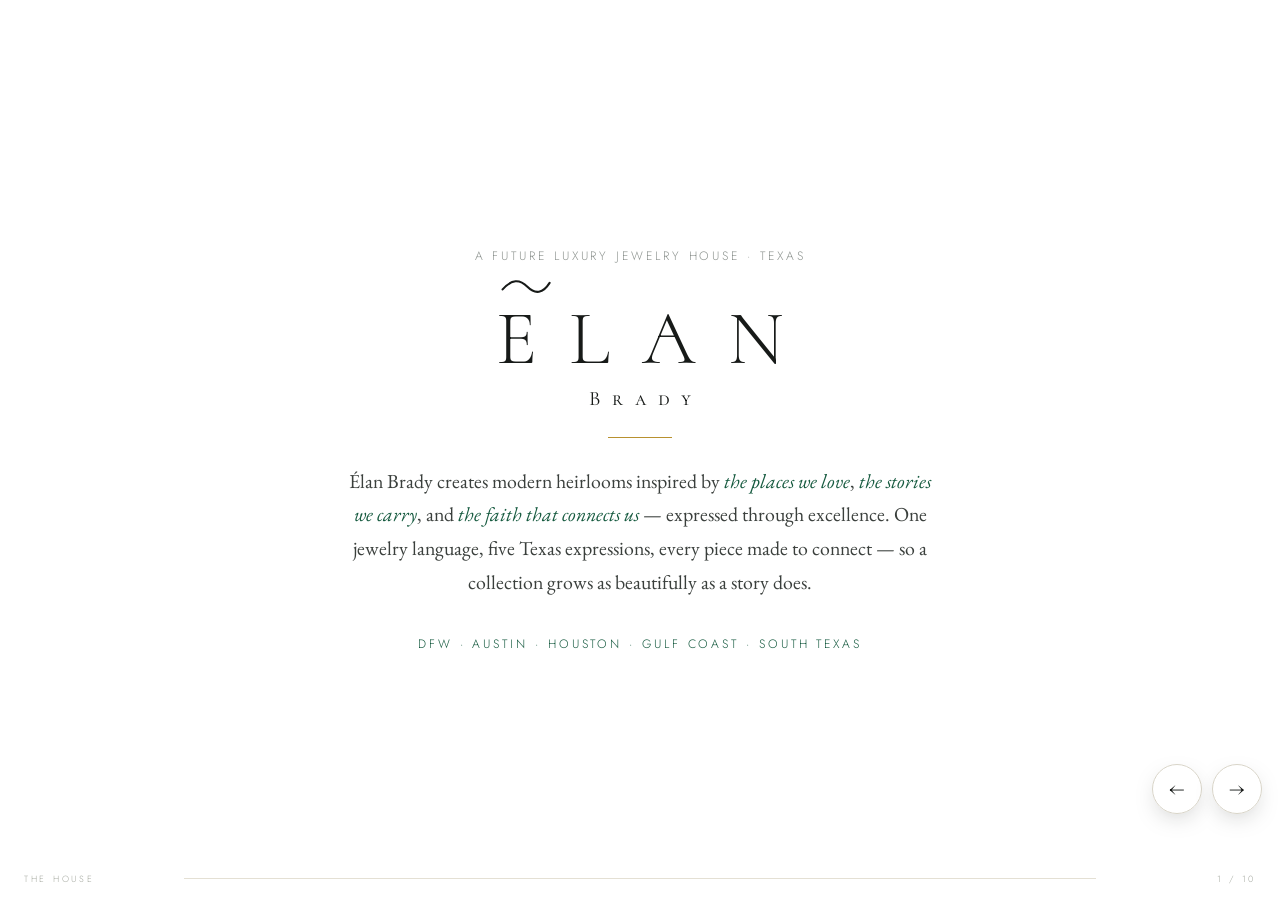
<file: elan-brady/index.html>
<!DOCTYPE html>
<html lang="en">
<head>
<meta charset="UTF-8">
<meta name="viewport" content="width=device-width, initial-scale=1.0, viewport-fit=cover">
<title>Élan Brady — The Vision</title>
<meta name="description" content="Élan Brady — a Texas luxury jewelry house of modern heirlooms, one connected jewelry language, five regional expressions.">
<link rel="preconnect" href="https://fonts.googleapis.com">
<link rel="preconnect" href="https://fonts.gstatic.com" crossorigin>
<link href="https://fonts.googleapis.com/css2?family=Cormorant:ital,wght@0,300;0,400;0,500;1,300;1,400&family=Cormorant+SC:wght@300;400;500&family=EB+Garamond:ital,wght@0,400;0,500;1,400&family=Jost:wght@200;300;400&display=swap" rel="stylesheet">
<style>
:root{
  --canvas:#FFFFFF; --sand:#F4F1EA; --ink:#171A18;
  --blue-08:rgba(181,208,226,.28); --blue-16:rgba(181,208,226,.55); --blue:#B5D0E2;
  --green:#175B40; --aqua:#7FC4BD; --aqua-deep:#4FA69E; --gold:#B8912F;
  --deepgreen:#1C2D20; --door:#1E3A31;
}
*{margin:0;padding:0;box-sizing:border-box}
html,body{height:100%;overflow:hidden;background:#000;color:var(--ink);
  font-family:'EB Garamond',serif;-webkit-font-smoothing:antialiased;
  touch-action:manipulation;-webkit-tap-highlight-color:transparent;user-select:none}
button{font:inherit;background:none;border:none;cursor:pointer;color:inherit}
img{display:block}

.deck{position:fixed;inset:0;background:var(--canvas)}
.slide{position:absolute;inset:0;display:flex;align-items:center;justify-content:center;
  opacity:0;visibility:hidden;transition:opacity 1s ease, visibility 0s linear 1s;
  padding:6vh 7vw;overflow:hidden;background:var(--canvas);cursor:pointer}
.slide.active{opacity:1;visibility:visible;transition:opacity 1s ease;z-index:2}
.inner{max-width:1100px;width:100%;position:relative;z-index:3}

.slide .st{opacity:0;transform:translateY(14px);
  transition:opacity 1s cubic-bezier(.2,.6,.2,1),transform 1s cubic-bezier(.2,.6,.2,1)}
.slide.active .st{opacity:1;transform:none}
.slide.active .d1{transition-delay:.15s}.slide.active .d2{transition-delay:.5s}
.slide.active .d3{transition-delay:.9s}.slide.active .d4{transition-delay:1.3s}
.slide.active .d5{transition-delay:1.75s}.slide.active .d6{transition-delay:2.2s}
.slide.active .d7{transition-delay:2.65s}.slide.active .d8{transition-delay:3.1s}

.eyebrow{font-family:'Jost',sans-serif;font-weight:300;font-size:clamp(10px,1.05vw,13px);
  letter-spacing:.42em;text-transform:uppercase;color:var(--green);margin-bottom:3vh}
.eyebrow .n{color:var(--gold)}
h1,h2{font-family:'Cormorant',serif;font-weight:300;line-height:1.12}
h1{font-size:clamp(32px,5.4vw,72px)}
h2{font-size:clamp(26px,4vw,54px)}
.big-i{font-style:italic}
.lede{font-size:clamp(15px,1.45vw,20px);line-height:1.7;max-width:60ch;color:#3a3f3c}
.quiet{font-family:'Jost',sans-serif;font-weight:300;font-size:clamp(9.5px,.95vw,12.5px);
  letter-spacing:.24em;text-transform:uppercase;color:#8d938f}
.hair{height:1px;background:var(--gold);width:64px;margin:3vh 0;opacity:.85}
.center{text-align:center}
.center .hair,.center .lede{margin-left:auto;margin-right:auto}

/* photo treatments */
.ph{position:relative;overflow:hidden;border-radius:10px;background:var(--sand)}
.ph img{width:100%;height:100%;object-fit:cover}
.ph .cap{position:absolute;left:0;right:0;bottom:0;padding:26px 20px 12px;
  background:linear-gradient(180deg,transparent,rgba(12,14,12,.55));
  color:rgba(255,255,255,.92);font-family:'Jost',sans-serif;font-weight:300;
  font-size:10px;letter-spacing:.26em;text-transform:uppercase;text-align:center}
.frame{border:1px solid #e6e2d6;border-radius:10px;overflow:hidden;background:#fff;
  box-shadow:0 22px 60px -30px rgba(23,26,24,.35)}
.frame img{width:100%;height:auto}

/* wordmark */
.wordmark{display:inline-block;text-align:center;line-height:1}
.wordmark .elan{font-family:'Cormorant',serif;font-weight:300;letter-spacing:.42em;
  font-size:clamp(38px,6vw,82px);display:inline-block;position:relative;padding-left:.42em}
.wordmark .elan .e{position:relative;display:inline-block}
.wordmark .elan .e svg{position:absolute;top:-.34em;left:.06em;width:.68em;height:.3em;overflow:visible}
.wordmark .brady{font-family:'Cormorant SC',serif;font-weight:400;letter-spacing:.58em;
  font-size:clamp(12px,1.6vw,21px);display:block;margin-top:.55em;padding-left:.58em}
.wordmark .atelier{font-family:'Jost',sans-serif;font-weight:200;letter-spacing:.6em;
  font-size:clamp(8px,.85vw,11px);display:block;margin-top:1.4em;padding-left:.6em;color:#6d736f}
.wordmark.on-dark{color:#fff}.wordmark.on-dark .atelier{color:rgba(255,255,255,.6)}

/* =========== LINE SLIDES — real photography =========== */
.line-slide{padding:0}
.line-wrap{display:grid;grid-template-columns:46% 54%;position:absolute;inset:0}
.line-field{position:relative;overflow:hidden;background:#101512}
.line-field img{position:absolute;inset:0;width:100%;height:100%;object-fit:cover;
  transform:scale(1.06)}
.slide.active .line-field img{animation:kb 26s ease-in-out infinite alternate}
@keyframes kb{from{transform:scale(1.06) translateY(0)}to{transform:scale(1.12) translateY(-1.5%)}}
.line-field::after{content:"";position:absolute;inset:0;z-index:1;
  background:linear-gradient(180deg,rgba(10,14,11,.08),transparent 45%,rgba(10,14,11,.66))}
.line-field .lname{position:absolute;left:8%;bottom:9%;color:#fff;z-index:2;
  text-shadow:0 1px 30px rgba(0,0,0,.45)}
.line-field .lname .idx{font-family:'Jost',sans-serif;font-weight:300;font-size:11.5px;
  letter-spacing:.4em;opacity:.85;display:block;margin-bottom:12px}
.line-field .lname h2{font-family:'Cormorant',serif;font-weight:300;letter-spacing:.12em;
  font-size:clamp(30px,4.3vw,60px);color:#fff}
.line-copy{display:flex;flex-direction:column;justify-content:center;padding:7vh 7vw 7vh 5.5vw;background:var(--canvas)}
.promise{font-family:'Cormorant',serif;font-style:italic;font-weight:300;
  font-size:clamp(22px,2.7vw,38px);line-height:1.25;margin-bottom:3vh}
.mats{display:flex;flex-wrap:wrap;gap:8px 9px;margin-bottom:3vh}
.mats span{font-family:'Jost',sans-serif;font-weight:300;font-size:11px;letter-spacing:.13em;
  text-transform:uppercase;color:#5c625e;border:1px solid #e2e0d8;border-radius:100px;
  padding:6px 14px;background:var(--sand)}
.worldnote{font-size:clamp(13.5px,1.2vw,16.5px);line-height:1.7;color:#4a504c;max-width:46ch}

/* gap diagram */
.gap{position:relative;margin-top:5vh;height:210px}
.gap .axis{position:absolute;top:50%;left:4%;right:4%;height:1px;background:var(--gold);
  transform:scaleX(0);transform-origin:left;transition:transform 1.6s ease .5s}
.slide.active .gap .axis{transform:scaleX(1)}
.gap .pole{position:absolute;top:50%;width:190px;transform:translateY(-50%)}
.gap .pole.l{left:2%}.gap .pole.r{right:2%;text-align:right}
.gap .pole h3{font-family:'Cormorant SC',serif;font-weight:400;font-size:clamp(15px,1.7vw,23px);letter-spacing:.1em}
.gap .pole p{font-family:'Jost',sans-serif;font-weight:300;font-size:11.5px;color:#8d938f;margin-top:8px;line-height:1.55}
.gap .bloom{position:absolute;top:50%;left:50%;transform:translate(-50%,-50%);
  width:min(330px,36vw);aspect-ratio:1.6/1;border-radius:50%;
  background:radial-gradient(closest-side,var(--blue-16),var(--blue-08) 55%,transparent 78%);
  display:flex;flex-direction:column;align-items:center;justify-content:center;gap:9px;
  opacity:0;transition:opacity 1.4s ease 1.7s}
.slide.active .gap .bloom{opacity:1}
.gap .bloom h3{font-family:'Cormorant',serif;font-style:italic;font-weight:400;font-size:clamp(19px,2.3vw,30px)}
.gap .bloom p{font-family:'Jost',sans-serif;font-weight:300;font-size:11px;letter-spacing:.2em;
  text-transform:uppercase;color:var(--green)}

/* crossroads */
.cross-wrap{display:grid;grid-template-columns:44% 56%;gap:4.5vw;align-items:center}
.cross-wrap .ph{aspect-ratio:3/4;max-height:66vh}
.parts{display:flex;flex-wrap:wrap;gap:9px;margin:3vh 0}
.parts span{font-family:'Jost',sans-serif;font-weight:300;font-size:10.5px;letter-spacing:.24em;
  text-transform:uppercase;color:var(--green);border:1px solid #d9e6e0;border-radius:100px;
  padding:8px 16px;background:rgba(181,208,226,.14)}
.cross-note{font-family:'Jost',sans-serif;font-weight:300;font-size:11px;letter-spacing:.16em;
  text-transform:uppercase;color:#8d938f;line-height:2}

/* MARTHA */
#s-martha{background:#0c0d0b;color:#efeee8}
#s-martha .m-grid{display:grid;grid-template-columns:55% 45%;gap:4.5vw;align-items:center;max-width:1160px}
#s-martha .m-name{font-family:'Cormorant',serif;font-weight:300;font-style:italic;
  letter-spacing:.24em;font-size:clamp(42px,6.4vw,90px);color:#fff}
#s-martha .quiet{color:rgba(239,238,232,.55)}
#s-martha .lede{color:rgba(239,238,232,.78)}
#s-martha .m-plate{border:1px solid rgba(184,145,47,.4);border-radius:10px;overflow:hidden;
  box-shadow:0 30px 90px -40px rgba(184,145,47,.35);position:relative}
#s-martha .m-plate img{width:100%;height:auto}
#s-martha .m-plate .cap{position:absolute;left:0;right:0;bottom:0;padding:26px 16px 12px;
  background:linear-gradient(180deg,transparent,rgba(12,13,11,.72));color:rgba(239,238,232,.85);
  font-family:'Jost',sans-serif;font-weight:300;font-size:9.5px;letter-spacing:.26em;
  text-transform:uppercase;text-align:center}

/* tiers */
.tier-wrap{display:grid;grid-template-columns:58% 42%;gap:4vw;align-items:center}
.tiers{margin-top:3.2vh;display:flex;flex-direction:column;gap:9px}
.tier{display:grid;grid-template-columns:200px 1fr;align-items:center;gap:20px;
  background:var(--sand);border-radius:8px;padding:16px 24px;border-left:3px solid var(--gold)}
.tier:nth-child(2){border-left-color:var(--green)}
.tier:nth-child(3){border-left-color:var(--aqua-deep)}
.tier:nth-child(4){border-left-color:#a4a89f}
.tier h4{font-family:'Cormorant SC',serif;font-weight:500;font-size:clamp(13px,1.4vw,18px);letter-spacing:.07em}
.tier p{font-family:'Jost',sans-serif;font-weight:300;font-size:11.5px;color:#5c625e}
.tier-cap{margin-top:2.6vh;font-style:italic;font-size:clamp(13px,1.35vw,17px);color:#3a3f3c}

/* ===== NUMBERS: gates ===== */
.gates{display:grid;grid-template-columns:repeat(3,1fr);gap:16px;margin-top:3.6vh}
.gate{border:1px solid #e6e2d6;border-radius:10px;padding:24px 24px 20px;background:var(--canvas);position:relative}
.gate.hot{background:var(--sand);border-color:#dcd6c6}
.gate .gn{font-family:'Jost',sans-serif;font-weight:300;font-size:10px;letter-spacing:.32em;
  text-transform:uppercase;color:var(--gold);margin-bottom:10px}
.gate h4{font-family:'Cormorant',serif;font-weight:400;font-size:clamp(18px,1.9vw,25px);margin-bottom:4px}
.gate .amt{font-family:'Cormorant',serif;font-weight:300;font-size:clamp(24px,2.6vw,36px);color:var(--green);margin-bottom:14px}
.gate ul{list-style:none}
.gate li{font-family:'Jost',sans-serif;font-weight:300;font-size:12px;line-height:1.5;color:#4a504c;
  padding:5px 0;border-top:1px solid #eeebe1;display:flex;justify-content:space-between;gap:10px}
.gate li b{font-weight:400;color:var(--ink);white-space:nowrap}
.gate .unlock{margin-top:14px;font-family:'EB Garamond',serif;font-style:italic;
  font-size:13.5px;color:var(--green)}
.fineprint{margin-top:2.6vh;font-family:'Jost',sans-serif;font-weight:300;font-size:10px;
  letter-spacing:.14em;text-transform:uppercase;color:#a4a89f;text-align:center}

/* ===== NUMBERS: revenue chart ===== */
.rev{display:grid;grid-template-columns:repeat(3,1fr);gap:26px;align-items:end;
  margin-top:4vh;height:300px}
.rcol{display:flex;flex-direction:column;justify-content:flex-end;height:100%;text-align:center}
.rbar{position:relative;border-radius:8px 8px 0 0;margin:0 12%;
  transform:scaleY(0);transform-origin:bottom;transition:transform 1.4s cubic-bezier(.2,.7,.2,1)}
.slide.active .rbar{transform:scaleY(1)}
.slide.active .rc2 .rbar{transition-delay:.35s}
.slide.active .rc3 .rbar{transition-delay:.7s}
.rb1{height:19%;background:linear-gradient(180deg,var(--blue),rgba(181,208,226,.55))}
.rb2{height:48%;background:linear-gradient(180deg,var(--aqua),var(--aqua-deep))}
.rb3{height:100%;background:linear-gradient(180deg,#2b7d5c,var(--green))}
.rbar .rv{position:absolute;top:-2.6em;left:0;right:0;font-family:'Cormorant',serif;
  font-weight:400;font-size:clamp(17px,1.9vw,26px);color:var(--ink);white-space:nowrap}
.rmeta{margin-top:14px;border-top:1px solid #e6e2d6;padding-top:12px}
.rmeta h4{font-family:'Cormorant SC',serif;font-weight:500;font-size:clamp(13px,1.4vw,18px);letter-spacing:.08em}
.rmeta p{font-family:'Jost',sans-serif;font-weight:300;font-size:11px;line-height:1.6;color:#5c625e;margin-top:6px}

/* growth path */
.gpath{display:flex;align-items:center;gap:0;margin-top:4.5vh;flex-wrap:wrap;justify-content:center}
.gstep{background:var(--sand);border:1px solid #e6e2d6;border-radius:10px;padding:18px 22px;text-align:center;min-width:150px}
.gstep h5{font-family:'Cormorant',serif;font-weight:400;font-size:clamp(16px,1.7vw,22px)}
.gstep p{font-family:'Jost',sans-serif;font-weight:300;font-size:10.5px;letter-spacing:.12em;
  text-transform:uppercase;color:var(--green);margin-top:6px}
.garr{font-family:'Cormorant',serif;font-size:26px;color:var(--gold);padding:0 16px}

/* craft / production */
.craft{display:grid;grid-template-columns:repeat(3,1fr);gap:24px;margin-top:4vh}
.craft .c{border-top:1px solid var(--gold);padding-top:2.2vh}
.craft h4{font-family:'Cormorant SC',serif;font-weight:500;letter-spacing:.09em;font-size:clamp(13px,1.45vw,19px);margin-bottom:1.2vh}
.craft .where{font-family:'Jost',sans-serif;font-weight:300;font-size:10px;letter-spacing:.3em;
  text-transform:uppercase;color:var(--green);margin-bottom:1.3vh}
.craft p{font-size:clamp(12.5px,1.1vw,15px);line-height:1.65;color:#4a504c}
.worktable{display:grid;grid-template-columns:repeat(3,1fr);gap:16px;margin-top:3.4vh}
.worktable .frame{box-shadow:0 14px 40px -24px rgba(23,26,24,.35)}
.worktable .frame img{aspect-ratio:16/10;object-fit:cover;height:auto}
.worktable-cap{margin-top:1.8vh;font-family:'Jost',sans-serif;font-weight:300;font-size:10px;
  letter-spacing:.22em;text-transform:uppercase;color:#a4a89f;text-align:center}

/* brand codes */
.codes{display:grid;grid-template-columns:1fr 1fr;gap:20px;margin-top:4vh;align-items:start}
.codes .frame img{max-height:56vh;object-fit:cover;object-position:top}

/* open studio */
.paths{display:grid;grid-template-columns:1fr 1fr;gap:20px;margin-top:4vh}
.path{border:1px solid #e2ded2;border-radius:10px;padding:26px 28px;background:var(--canvas)}
.path.warm{background:var(--sand)}
.path h4{font-family:'Cormorant',serif;font-weight:400;font-size:clamp(18px,1.9vw,25px);margin-bottom:1.4vh}
.path p{font-size:clamp(13px,1.15vw,15.5px);line-height:1.7;color:#4a504c}
.path ul{list-style:none;margin-top:1.6vh;display:flex;flex-wrap:wrap;gap:7px}
.path li{font-family:'Jost',sans-serif;font-weight:300;font-size:10px;letter-spacing:.15em;
  text-transform:uppercase;color:var(--green);border:1px solid #d9e6e0;border-radius:100px;padding:6px 12px}

/* studio 52 */
#s-52{background:var(--deepgreen);color:#efeee8}
#s-52 .eyebrow{color:var(--aqua)}
.orbit-wrap{position:relative;width:min(380px,54vw);aspect-ratio:1;margin:2.5vh auto 0}
.orbit-ring{position:absolute;inset:0;border:1px solid rgba(207,213,197,.22);border-radius:50%}
.orbit-ring.r2{inset:16%}
.flower{position:absolute;inset:37%;display:flex;align-items:center;justify-content:center}
.flower svg{animation:breathe 6s ease-in-out infinite}
@keyframes breathe{0%,100%{opacity:.85;transform:scale(1)}50%{opacity:1;transform:scale(1.05)}}
.node{position:absolute;width:110px;text-align:center;transform:translate(-50%,-50%);
  font-family:'Jost',sans-serif;font-weight:300;font-size:10px;letter-spacing:.22em;
  text-transform:uppercase;color:rgba(239,238,232,.78)}
.node::before{content:"";display:block;width:6px;height:6px;border-radius:50%;
  background:var(--aqua);margin:0 auto 8px;box-shadow:0 0 12px rgba(127,196,189,.6)}
.orbit-cap{text-align:center;font-style:italic;font-size:clamp(13px,1.35vw,18px);
  color:rgba(239,238,232,.85);margin-top:2.5vh}

/* ask */
#s-ask{background:var(--sand)}
.ask-line{font-family:'Cormorant',serif;font-weight:300;font-size:clamp(26px,3.8vw,52px);line-height:1.35}
.ask-line em{font-style:italic;color:var(--green)}

/* the name */
.name-wrap{display:grid;grid-template-columns:44% 56%;gap:4.5vw;align-items:center;max-width:1160px}
.name-wrap .ph{aspect-ratio:4/3;box-shadow:0 26px 70px -34px rgba(23,26,24,.4)}
.name-math{font-family:'Cormorant',serif;font-weight:300;
  font-size:clamp(26px,3.4vw,48px);letter-spacing:.12em;margin:2.4vh 0 0;white-space:nowrap}
.name-math .dim{color:#c6c1b2}
.name-math .hl{color:var(--green)}
.name-math .eq{color:var(--gold);padding:0 .3em;font-size:.75em}
.name-note{font-family:'Jost',sans-serif;font-weight:300;font-size:11px;letter-spacing:.22em;
  text-transform:uppercase;color:#8d938f;margin-top:1.2vh}
.defn{background:var(--sand);border-left:3px solid var(--gold);border-radius:8px;
  padding:18px 22px;max-width:54ch;margin-top:3vh}
.defn .word{font-family:'Cormorant',serif;font-style:italic;font-weight:400;
  font-size:clamp(19px,2vw,26px)}
.defn .pron{font-family:'Jost',sans-serif;font-weight:300;font-size:12px;color:#8d938f;
  letter-spacing:.08em;padding-left:10px}
.defn p{font-size:clamp(13.5px,1.2vw,16px);line-height:1.65;color:#4a504c;margin-top:6px}
.name-tx{font-style:italic;font-size:clamp(14px,1.4vw,18.5px);line-height:1.75;
  color:#3a3f3c;margin-top:3vh;max-width:48ch}

/* closing */
.close-lines h2{font-size:clamp(24px,3.4vw,48px);line-height:1.45;font-weight:300}
.close-lines h2 em{font-style:italic;color:var(--green)}

/* chrome */
.chrome{position:fixed;left:0;right:0;bottom:0;z-index:50;display:flex;align-items:center;
  justify-content:space-between;padding:15px 24px;pointer-events:none;transition:opacity .6s}
.chrome.hidden{opacity:0}
.progress{flex:1;height:1px;background:#e4e0d4;margin:0 20px;position:relative}
.progress .bar{position:absolute;left:0;top:0;bottom:0;background:var(--gold);width:0;transition:width .8s ease}
.ch-label{font-family:'Jost',sans-serif;font-weight:300;font-size:9px;letter-spacing:.3em;
  text-transform:uppercase;color:#a4a89f;min-width:140px}
.ch-label.r{text-align:right}
body.dark-chrome .ch-label{color:rgba(239,238,232,.5)}
body.dark-chrome .progress{background:rgba(255,255,255,.15)}
.navzone{position:fixed;top:0;bottom:0;width:16%;z-index:40;cursor:pointer}
.navzone.prev{left:0}.navzone.next{right:0}
.navbtns{position:fixed;right:18px;bottom:86px;z-index:70;display:flex;gap:10px}
.navbtns button{width:50px;height:50px;border-radius:50%;border:1px solid #d8d4c8;
  background:rgba(255,255,255,.88);color:#171A18;font-family:'Cormorant',serif;
  font-size:24px;line-height:1;display:flex;align-items:center;justify-content:center;
  box-shadow:0 8px 26px -10px rgba(23,26,24,.35);touch-action:manipulation;
  transition:background .3s,border-color .3s}
.navbtns button:active{background:#fff}
body.dark-chrome .navbtns button{background:rgba(18,22,18,.55);
  border-color:rgba(255,255,255,.28);color:#efeee8}

@media (prefers-reduced-motion:reduce){
  *,*::before,*::after{animation:none!important;transition-duration:.01ms!important}
  .slide .st,.rbar{opacity:1;transform:none}
  .line-field img{transform:none}
}
@media (max-width:760px){
  .line-wrap{grid-template-columns:1fr}
  .line-field{min-height:36vh}
  .line-copy{padding:4vh 8vw}
  .craft,.gates,.worktable{grid-template-columns:1fr;gap:12px}
  .rev{height:auto;grid-template-columns:1fr;gap:18px}
  .rbar{height:60px!important;margin:0}
  .paths,.codes,.cross-wrap,.tier-wrap,.name-wrap{grid-template-columns:1fr;gap:16px}
  .name-math{font-size:clamp(22px,7vw,34px)}
  .name-wrap .ph{aspect-ratio:21/9;max-height:24vh}
  .name-wrap .ph .cap{display:none}
  .defn{padding:14px 16px;margin-top:2vh}
  .name-tx{margin-top:2vh;font-size:14px;padding-right:96px}
  #s-martha .m-grid{grid-template-columns:1fr;gap:24px}
  .cross-wrap .ph{aspect-ratio:4/3;max-height:34vh}
  .gap{height:290px}.gap .pole{width:118px}
  .slide{padding:5vh 7vw}
}
</style>
</head>
<body>

<div class="deck" id="deck">



<!-- ================= 1 · TITLE ================= -->
<section class="slide center" data-chapter="The House">
  <div class="inner">
    <div class="st d1 quiet" style="margin-bottom:4vh">A future luxury jewelry house · Texas</div>
    <div class="st d2">
      <div class="wordmark">
        <span class="elan"><span class="e">E<svg viewBox="0 0 40 16"><path d="M2 11 C 9 3, 15 3, 21 9 S 33 14, 38 6" fill="none" stroke="#171A18" stroke-width="1.6" stroke-linecap="round"/></svg></span>LAN</span>
        <span class="brady">Brady</span>
      </div>
    </div>
    <div class="st d3 hair"></div>
    <p class="st d4 lede" style="font-size:clamp(15px,1.55vw,21px)">Élan Brady creates modern heirlooms inspired by <em style="color:var(--green)">the places we love</em>, <em style="color:var(--green)">the stories we carry</em>, and <em style="color:var(--green)">the faith that connects us</em> — expressed through excellence. One jewelry language, five Texas expressions, every piece made to connect — so a collection grows as beautifully as a story does.</p>
    <div class="st d5 quiet" style="margin-top:4vh;color:var(--green)">DFW · Austin · Houston · Gulf Coast · South Texas</div>
  </div>
</section>







<!-- ================= 5–9 · FIVE LINES ================= -->
<section class="slide line-slide" data-chapter="Five Lines · DFW">
  <div class="line-wrap">
    <div class="line-field"><img src="./assets/dallas-pearls.webp" alt="DFW line — pearls, gold and onyx moodboard" style="object-position:center top">
      <div class="lname st d1"><span class="idx">LINE I OF V</span><h2>DFW</h2></div></div>
    <div class="line-copy">
      <div class="st d2 quiet" style="margin-bottom:2vh;color:var(--green)">Polish · Contrast · Evening ease</div>
      <div class="st d4 mats"><span>Baroque pearl</span><span>Black onyx</span><span>Fine gold</span><span>Diamond</span><span>Pale aquamarine</span><span>Polished silver</span></div>
      <p class="st d5 worldnote">Blue hour over the metroplex — glass, headlights, a table waiting. Worn with white shirts, denim, black knit, tailored jackets. Pearls you actually live in.</p>
    </div>
  </div>
</section>

<section class="slide line-slide" data-chapter="Five Lines · Austin">
  <div class="line-wrap">
    <div class="line-field"><img src="./assets/austin-tray.webp" alt="Austin line — collected trays of turquoise, charms and vintage pieces">
      <div class="lname st d1"><span class="idx">LINE II OF V</span><h2>AUSTIN</h2></div></div>
    <div class="line-copy">
      <div class="st d2 quiet" style="margin-bottom:2vh;color:var(--green)">Eclectic · Collected · A little off-center</div>
      <div class="st d3 promise">The unexpected piece that makes the outfit.</div>
      <div class="st d4 mats"><span>Silk</span><span>Chain</span><span>Charms</span><span>Aquamarine</span><span>Green stones</span><span>Brass</span><span>Vintage forms</span></div>
      <p class="st d5 worldnote">Color and music, asymmetry on purpose. Washed denim, patterned shirts, linen. The piece you found along the way.</p>
    </div>
  </div>
</section>

<section class="slide line-slide" data-chapter="Five Lines · Houston">
  <div class="line-wrap">
    <div class="line-field"><img src="./assets/houston-tech.webp" alt="Houston line — chain and center connector necklace design board" style="object-position:38% center">
      <div class="lname st d1"><span class="idx">LINE III OF V</span><h2>HOUSTON</h2></div></div>
    <div class="line-copy">
      <div class="st d2 quiet" style="margin-bottom:2vh;color:var(--green)">Architectural · Fine · Considered</div>
      <div class="st d3 promise">Fine jewelry with color, structure and daily wearability.</div>
      <div class="st d4 mats"><span>Recycled 18k gold</span><span>Emerald</span><span>Sapphire</span><span>Peridot</span><span>Salt &amp; pepper diamond</span><span>Disclosed lab diamond</span></div>
      <p class="st d5 worldnote">The fine-jewelry voice of the house — gemstone mosaics on architectural gold, roughly 80% expressive stone, 20% precious punctuation. Made for daily life, not the vault.</p>
    </div>
  </div>
</section>

<section class="slide line-slide" data-chapter="Five Lines · Gulf Coast">
  <div class="line-wrap">
    <div class="line-field"><img src="./assets/gulf-filigree.webp" alt="Gulf Coast line — filigree connector with turquoise, aquamarine and pearl strands" style="object-position:70% center">
      <div class="lname st d1"><span class="idx">LINE IV OF V</span><h2>GULF&nbsp;COAST</h2></div></div>
    <div class="line-copy">
      <div class="st d2 quiet" style="margin-bottom:2vh;color:var(--green)">Water · Light · Ease</div>
      <div class="st d4 mats"><span>Aquamarine</span><span>Pearl</span><span>Mother of pearl</span><span>White &amp; pale gold</span><span>Sea-glass greens</span><span>Silver</span></div>
      <p class="st d5 worldnote">The water line — aquamarine and pearl luster, pale golds, movement like light through the shallows. Linen, bare shoulders, salt air.</p>
    </div>
  </div>
</section>

<section class="slide line-slide" data-chapter="Five Lines · South Texas">
  <div class="line-wrap">
    <div class="line-field"><img src="./assets/texas-sky.webp" alt="South Texas — moon over desert mountains and sun-worn grassland">
      <div class="lname st d1"><span class="idx">LINE V OF V</span><h2>SOUTH&nbsp;TEXAS</h2></div></div>
    <div class="line-copy">
      <div class="st d2 quiet" style="margin-bottom:2vh;color:var(--green)">Big sky · Sun-worn · Sculptural calm</div>
      <div class="st d3 promise">Regional material made modern.</div>
      <div class="st d4 mats"><span>Turquoise</span><span>Sterling</span><span>Oxidized sterling</span><span>Leather</span><span>Rough stones</span><span>Gold accents</span></div>
      <p class="st d5 worldnote">Turquoise and sterling, sculptural links, sun and distance. Modern regional character — never costume, never cliché.</p>
    </div>
  </div>
</section>

<!-- ================= 10 · MARTHA ================= -->
<section class="slide" id="s-martha" data-chapter="The Capsule · Marfa" data-dark="1">
  <div class="m-grid">
    <div>
      <div class="st d1 quiet">The one-of-one capsule</div>
      <div class="st d2 m-name">Marfa</div>
      <div class="st d3 hair"></div>
      <p class="st d4 lede">Where the house plays. Singular, high-art pieces made once and never repeated — the wildest ideas, the rarest stones, the compositions too personal to produce. Marfa is provenance-forward, collector-priced, and pure joy: proof that a disciplined house can still make art for art's sake.</p>
      <div class="st d5 quiet" style="margin-top:3.5vh;color:rgba(239,238,232,.5)">One of one · By invitation &amp; occasion · The soul of the worktable</div>
    </div>
    <div class="st d3 m-plate">
      <img src="./assets/medallion-connector.webp" alt="Hand-drawn Élan connector centerpiece — oxidized silver lace petals around a 14k gold dome">
      <div class="cap">From the worktable · connector / centerpiece study</div>
    </div>
  </div>
</section>



<!-- ================= 12 · PRODUCTION ================= -->
<section class="slide" data-chapter="Production">
  <div class="inner">
    <div class="st d1 eyebrow">Production — built for low minimums</div>
    <h2 class="st d2">Old craft and new engineering,<br>in the same piece.</h2>
    <div class="craft">
      <div class="c st d3"><div class="where">Texas · The Studio</div><h4>Designed &amp; made by hand</h4><p>Every piece begins at Jeni's bench. Studio-made work ships from day one at MOQ of one — the highest-margin, fastest-learning tier of the house.</p></div>
      <div class="c st d4"><div class="where">Porto · Portugal</div><h4>Small-lot partnership</h4><p>Goldsmiths in Porto for casting, setting and hand finishing — repeatable excellence in solid gold and sterling at genuinely small production lots, so inventory risk stays low.</p></div>
      <div class="c st d5"><div class="where">Specialist Partner</div><h4>Precision engineering</h4><p>3D-precision specialists produce the invisible architecture: connector bodies, master patterns, moving parts — engineered once, reused across every line forever.</p></div>
    </div>
    <div class="worktable">
      <div class="frame st d5"><img src="./assets/dallas-clip.webp" alt="Dallas line interchangeable clip engineering drawing"></div>
      <div class="frame st d6"><img src="./assets/houston-modular.webp" alt="Houston line hidden bar connector mechanism drawing"></div>
      <div class="frame st d7"><img src="./assets/heritage-ring.webp" alt="Heritage oval ring OEM-ready specification sheet"></div>
    </div>
    <div class="st d8 worktable-cap">Already on the worktable — connection mechanisms, hidden-bar engineering, and OEM-ready specification sheets</div>
  </div>
</section>







<!-- ================= 16 · BRAND CODES ================= -->
<section class="slide" data-chapter="The Brand">
  <div class="inner">
    <div class="st d1 eyebrow">The Brand — already dressed for the part</div>
    <h2 class="st d2">The house has its codes:<br><span class="big-i" style="color:var(--green)">linen, mineral mist, atelier green, ink.</span></h2>
    <div class="codes">
      <div class="frame st d3"><img src="./assets/brand-guide.webp" alt="Élan Brady brand guide — wordmark, palette, typography, logo usage and material expression"></div>
      <div class="frame st d4"><img src="./assets/packaging.webp" alt="Élan Brady packaging — mineral mist box with atelier green base and branded ribbon"></div>
    </div>
    <div class="st d5 fineprint" style="margin-top:2.4vh">Wordmark · palette · typography · packaging — designed once, worn everywhere the house goes</div>
  </div>
</section>

<!-- ================= 20 · THE NAME ================= -->
<section class="slide" id="s-name" data-chapter="The Name · The Family">
  <div class="name-wrap">
    <div class="ph st d2">
      <img src="./assets/family.webp" alt="The Brady family in a Texas flower garden at golden hour">
      <div class="cap">The reason the house exists at all</div>
    </div>
    <div>
      <div class="st d1 quiet" style="color:var(--green)">Where the name comes from</div>
      <div class="st d3 name-math"><span class="hl">EL</span><span class="dim">I</span><span class="eq">+</span><span class="dim">ETH</span><span class="hl">AN</span><span class="eq">=</span>ÉLAN</div>
      <div class="st d4 name-note">The boys named the house before it existed</div>
      <div class="st d5 defn">
        <span class="word">é·lan</span><span class="pron">/ ā·län / · noun · French</span>
        <p>Energy, style, and heart — a spirit that moves forward. From <em>élancer</em>, "to rush ahead."</p>
      </div>
      <p class="st d6 name-tx">From dancing in the rain at Luckenbach to fishing offshore on the Gulf Coast — Texas is part of the brand story, because it's part of ours.</p>
    </div>
  </div>
</section>





</div>

<div class="chrome" id="chrome">
  <div class="ch-label" id="chLabel"></div>
  <div class="progress"><div class="bar" id="bar"></div></div>
  <div class="ch-label r" id="counter"></div>
</div>
<div class="navzone prev" id="zPrev" aria-label="Previous"></div>
<div class="navzone next" id="zNext" aria-label="Next"></div>
<div class="navbtns">
  <button id="btnPrev" aria-label="Previous slide">←</button>
  <button id="btnNext" aria-label="Next slide">→</button>
</div>

<script>
(function(){
/* visible error reporting — never a silent black screen */
window.onerror=function(msg){
  var d=document.createElement('div');
  d.style.cssText='position:fixed;left:12px;right:12px;bottom:12px;z-index:999;background:#F4F1EA;color:#171A18;font:13px/1.5 sans-serif;padding:12px 16px;border:1px solid #B8912F;border-radius:8px';
  d.textContent='Something went wrong loading the presentation: '+msg;
  document.body.appendChild(d);
};

/* ---------- deck ---------- */
const slides=[...document.querySelectorAll('.slide')];
const bar=document.getElementById('bar'),chLabel=document.getElementById('chLabel'),
      counter=document.getElementById('counter'),chrome=document.getElementById('chrome');
let i=0;

function show(n){
  n=Math.max(0,Math.min(slides.length-1,n));
  if(n===i && slides[i].classList.contains('active') && n!==0)return;
  slides[i].classList.remove('active');
  i=n;
  slides[i].classList.add('active');
  bar.style.width=(i/(slides.length-1)*100)+'%';
  chLabel.textContent=slides[i].dataset.chapter||'';
  counter.textContent=(i+1)+' / '+slides.length;
  document.body.classList.toggle('dark-chrome',slides[i].dataset.dark==='1');
}

/* ---------- nav ----------
   Three redundant input paths, deduped by timestamp, because embedded
   mobile viewers deliver some event types and not others:
   1. explicit ←/→ buttons (work everywhere JS runs)
   2. pointerup taps/swipes on the document
   3. plain click as a final fallback, plus keyboard. */
function next(){ show(i+1); }
function prev(){ if(i>0)show(i-1); }
let lastNav=0;
function doNext(){const n=Date.now();if(n-lastNav<350)return;lastNav=n;next();}
function doPrev(){const n=Date.now();if(n-lastNav<350)return;lastNav=n;prev();}
document.getElementById('btnNext').addEventListener('click',e=>{e.stopPropagation();doNext();});
document.getElementById('btnPrev').addEventListener('click',e=>{e.stopPropagation();doPrev();});

let px=null,py=null;
document.addEventListener('pointerdown',e=>{px=e.clientX;py=e.clientY;},{passive:true});
document.addEventListener('pointerup',e=>{
  if(e.target.closest('.navbtns')||px===null)return;
  const dx=e.clientX-px, dy=e.clientY-py; px=py=null;
  if(dx>60&&Math.abs(dy)<80){doPrev();return;}                 /* swipe right = back */
  if(Math.abs(dx)<14&&Math.abs(dy)<14){                        /* plain tap */
    if(e.clientX<innerWidth*.16&&i>0)doPrev();else doNext();
  }
},{passive:true});
document.addEventListener('click',e=>{
  if(e.target.closest('.navbtns'))return;
  if(e.clientX<innerWidth*.16&&i>0)doPrev();else doNext();
});
document.addEventListener('keydown',e=>{
  if(['ArrowRight','ArrowDown',' ','Enter','PageDown'].includes(e.key)){e.preventDefault();next();}
  if(['ArrowLeft','ArrowUp','PageUp'].includes(e.key)){e.preventDefault();prev();}
  if(e.key==='Home')show(0);
  if(e.key==='End')show(slides.length-1);
});

/* boot */
show(0);
})();
</script>
</body>
</html>
</file>
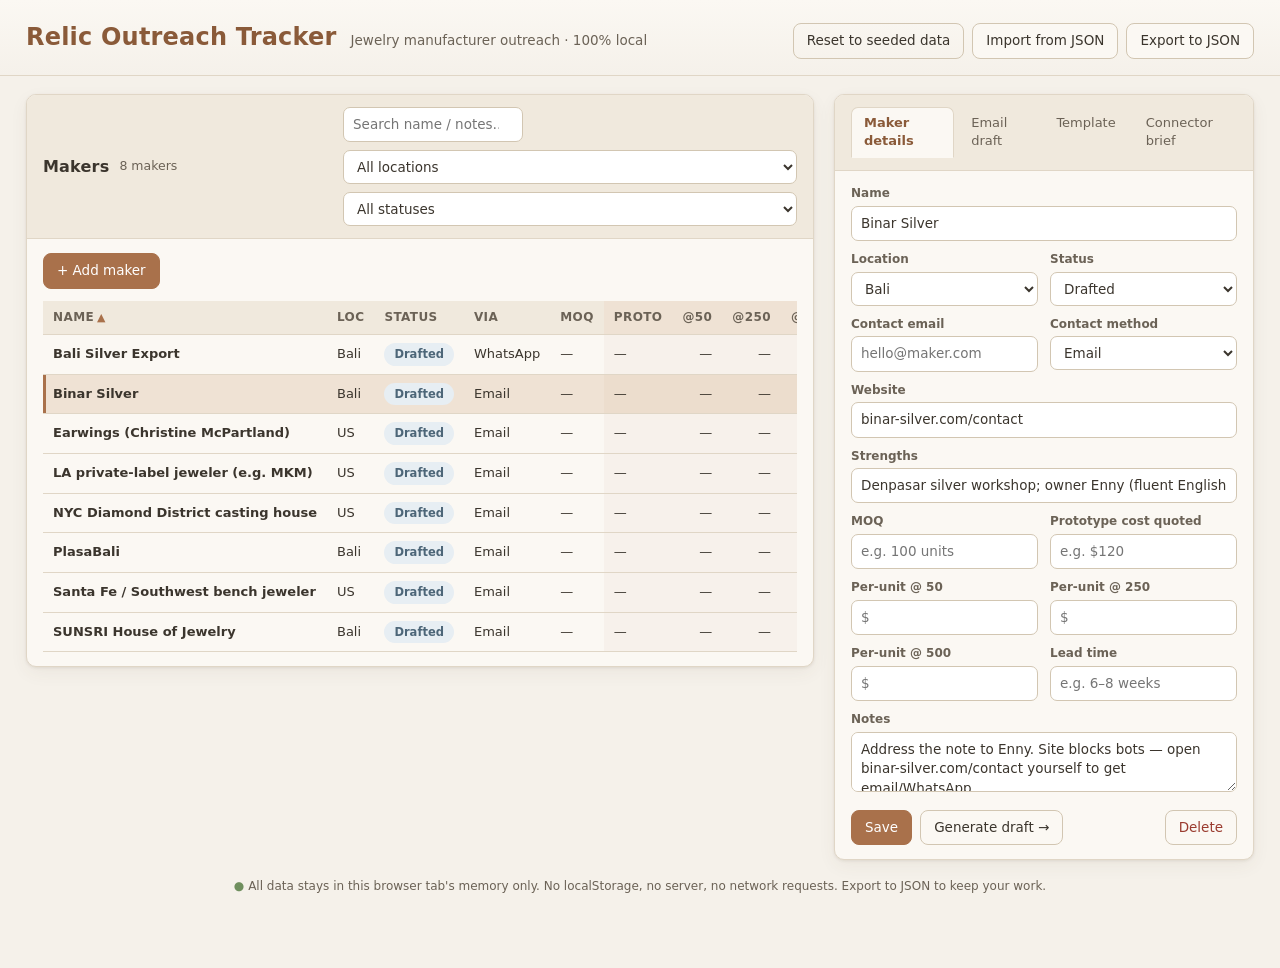
<file: relic-outreach-tracker.html>
<!DOCTYPE html>
<html lang="en">
<head>
<meta charset="UTF-8" />
<meta name="viewport" content="width=device-width, initial-scale=1.0" />
<title>Relic Outreach Tracker</title>
<!--
  Relic Outreach Tracker
  A single-file, fully local web app for tracking jewelry-manufacturer outreach.
  - No backend. No external storage. No network requests of any kind.
  - All data lives in memory (the `state` object below) for the session.
  - Use "Export to JSON" to save your data to a file, and "Import from JSON"
    to load it back. localStorage is deliberately NOT used.
-->
<style>
  :root {
    /* Warm neutral palette */
    --bg:        #f5f1ea;
    --panel:     #fbf8f3;
    --panel-2:   #f0e9dd;
    --ink:       #3b352d;
    --ink-soft:  #6b6256;
    --line:      #e0d6c6;
    --line-2:    #d2c6b2;
    --accent:    #a9714b;   /* terracotta / warm brown */
    --accent-dk: #8a5a39;
    --accent-bg: #efe2d4;
    --good:      #6f8f5e;
    --warn:      #c08a3e;
    --shadow:    0 1px 3px rgba(80,64,44,.10), 0 6px 18px rgba(80,64,44,.06);
    --radius:    10px;
  }
  * { box-sizing: border-box; }
  html, body { margin: 0; }
  body {
    font-family: "Iowan Old Style", "Palatino Linotype", Palatino, Georgia,
                 "Segoe UI", system-ui, sans-serif;
    background: var(--bg);
    color: var(--ink);
    line-height: 1.45;
    -webkit-font-smoothing: antialiased;
  }
  h1, h2, h3 { font-weight: 600; letter-spacing: .2px; margin: 0; }
  header.app {
    padding: 20px 26px 16px;
    border-bottom: 1px solid var(--line);
    background: linear-gradient(180deg, var(--panel) 0%, var(--bg) 100%);
    display: flex; align-items: baseline; gap: 14px; flex-wrap: wrap;
  }
  header.app h1 { font-size: 24px; color: var(--accent-dk); }
  header.app .sub { color: var(--ink-soft); font-size: 13.5px; }
  .toolbar {
    margin-left: auto; display: flex; gap: 8px; flex-wrap: wrap; align-items: center;
  }
  .wrap { padding: 18px 26px 60px; max-width: 1500px; margin: 0 auto; }

  /* Buttons */
  button, .btn {
    font: inherit; font-size: 13.5px;
    border: 1px solid var(--line-2);
    background: var(--panel);
    color: var(--ink);
    padding: 7px 13px; border-radius: 8px; cursor: pointer;
    transition: background .12s, border-color .12s, transform .04s;
  }
  button:hover, .btn:hover { background: var(--panel-2); border-color: var(--accent); }
  button:active { transform: translateY(1px); }
  button.primary {
    background: var(--accent); border-color: var(--accent); color: #fff;
  }
  button.primary:hover { background: var(--accent-dk); border-color: var(--accent-dk); }
  button.danger { color: #9a3b2f; }
  button.danger:hover { background: #f5e3df; border-color: #c98a80; }
  button.ghost { background: transparent; }
  button:disabled { opacity: .45; cursor: not-allowed; }
  .mini { padding: 4px 9px; font-size: 12.5px; border-radius: 6px; }

  /* Layout: two columns */
  .grid {
    display: grid;
    grid-template-columns: 1fr 420px;
    gap: 20px;
    align-items: start;
  }
  @media (max-width: 1080px) { .grid { grid-template-columns: 1fr; } }

  .card {
    background: var(--panel);
    border: 1px solid var(--line);
    border-radius: var(--radius);
    box-shadow: var(--shadow);
    overflow: hidden;
  }
  .card > .card-head {
    padding: 12px 16px; border-bottom: 1px solid var(--line);
    background: var(--panel-2);
    display: flex; align-items: center; gap: 10px; flex-wrap: wrap;
  }
  .card > .card-head h2 { font-size: 16px; }
  .card > .card-head .hint { font-size: 12px; color: var(--ink-soft); }
  .card > .card-body { padding: 14px 16px; }

  /* Table */
  .table-scroll { overflow-x: auto; }
  table { border-collapse: collapse; width: 100%; font-size: 13px; }
  th, td {
    padding: 8px 10px; text-align: left; border-bottom: 1px solid var(--line);
    white-space: nowrap; vertical-align: middle;
  }
  thead th {
    position: sticky; top: 0; background: var(--panel-2); z-index: 1;
    cursor: pointer; user-select: none; color: var(--ink-soft);
    font-weight: 600; font-size: 12px; text-transform: uppercase; letter-spacing: .4px;
  }
  thead th:hover { color: var(--accent-dk); }
  thead th .arrow { color: var(--accent); font-size: 11px; margin-left: 3px; }
  tbody tr { cursor: pointer; }
  tbody tr:hover { background: var(--accent-bg); }
  tbody tr.selected { background: var(--accent-bg); box-shadow: inset 3px 0 0 var(--accent); }
  td.num, th.num { text-align: right; font-variant-numeric: tabular-nums; }
  .quote-col { background: rgba(169,113,75,.05); }
  thead th.quote-col { background: var(--accent-bg); }

  .pill {
    display: inline-block; padding: 2px 9px; border-radius: 999px;
    font-size: 11.5px; font-weight: 600; border: 1px solid transparent;
  }
  .st-Not.contacted, .st-default { background: #eee6d8; color: #7a6f5d; }
  .st-Drafted  { background: #e7eef3; color: #4d6678; }
  .st-Sent     { background: #e9e4f3; color: #6a5a8a; }
  .st-Replied  { background: #e3f0e0; color: #51713f; }
  .st-Quoted   { background: #fbeccd; color: #95661f; }
  .st-Passed   { background: #f1e2df; color: #97554a; }

  .loc-tag { font-size: 11.5px; color: var(--ink-soft); }

  /* Form */
  .form-grid { display: grid; grid-template-columns: 1fr 1fr; gap: 10px 12px; }
  .form-grid .full { grid-column: 1 / -1; }
  label { display: block; font-size: 12px; color: var(--ink-soft); margin-bottom: 3px; font-weight: 600; }
  input, select, textarea {
    font: inherit; font-size: 13.5px; width: 100%;
    padding: 7px 9px; border: 1px solid var(--line-2); border-radius: 7px;
    background: #fff; color: var(--ink);
  }
  input:focus, select:focus, textarea:focus {
    outline: none; border-color: var(--accent); box-shadow: 0 0 0 3px rgba(169,113,75,.15);
  }
  textarea { resize: vertical; min-height: 60px; }
  .row-actions { display: flex; gap: 8px; margin-top: 12px; flex-wrap: wrap; }

  /* Tabs inside the right panel */
  .tabs { display: flex; gap: 4px; }
  .tab {
    padding: 6px 12px; border-radius: 7px 7px 0 0; font-size: 13px;
    cursor: pointer; border: 1px solid transparent; color: var(--ink-soft);
  }
  .tab.active { background: var(--panel); border-color: var(--line); border-bottom-color: var(--panel); color: var(--accent-dk); font-weight: 600; }

  .draft-box { width: 100%; min-height: 320px; font-family: ui-monospace, "SF Mono", Menlo, Consolas, monospace; font-size: 12.5px; line-height: 1.5; }
  .template-box { min-height: 260px; font-family: ui-monospace, "SF Mono", Menlo, Consolas, monospace; font-size: 12.5px; }

  .merge-help { font-size: 12px; color: var(--ink-soft); margin: 8px 0 0; }
  .merge-help code {
    background: var(--panel-2); padding: 1px 5px; border-radius: 4px;
    border: 1px solid var(--line); font-size: 11.5px;
  }
  .toast {
    position: fixed; bottom: 22px; left: 50%; transform: translateX(-50%);
    background: var(--ink); color: #fff; padding: 10px 18px; border-radius: 8px;
    font-size: 13.5px; box-shadow: var(--shadow); opacity: 0; pointer-events: none;
    transition: opacity .2s, transform .2s; z-index: 50;
  }
  .toast.show { opacity: 1; transform: translateX(-50%) translateY(-4px); }
  .empty { color: var(--ink-soft); font-style: italic; padding: 18px; text-align: center; }
  .count { color: var(--ink-soft); font-size: 12.5px; }
  .filterbar { display: flex; gap: 8px; align-items: center; flex-wrap: wrap; }
  .filterbar input[type=search] { width: 180px; }
  .footnote { color: var(--ink-soft); font-size: 12px; margin-top: 18px; text-align: center; }
  .privacy { color: var(--good); font-weight: 600; }
  .selname { font-weight: 600; color: var(--accent-dk); }
  .brief h3 { font-size: 17px; color: var(--accent-dk); }
  .brief .brief-sub { color: var(--ink-soft); font-size: 13px; margin: 4px 0 14px; font-style: italic; }
  .brief h4 { font-size: 12.5px; text-transform: uppercase; letter-spacing: .5px; color: var(--accent); margin: 16px 0 4px; }
  .brief p { margin: 6px 0; font-size: 13.5px; }
  .brief ul { margin: 6px 0; padding-left: 20px; font-size: 13.5px; }
  .brief li { margin: 2px 0; }
  .brief .brief-foot { margin-top: 18px; padding-top: 12px; border-top: 1px solid var(--line); color: var(--ink-soft); font-size: 12.5px; }
</style>
</head>
<body>
<header class="app">
  <h1>Relic Outreach Tracker</h1>
  <span class="sub">Jewelry manufacturer outreach &middot; 100% local</span>
  <div class="toolbar">
    <button class="ghost" id="btn-sample">Reset to seeded data</button>
    <button id="btn-import">Import from JSON</button>
    <button id="btn-export">Export to JSON</button>
    <input type="file" id="file-input" accept="application/json,.json" hidden />
  </div>
</header>

<div class="wrap">
  <div class="grid">

    <!-- LEFT: maker table -->
    <section class="card">
      <div class="card-head">
        <h2>Makers</h2>
        <span class="count" id="maker-count"></span>
        <div class="filterbar" style="margin-left:auto;">
          <input type="search" id="search" placeholder="Search name / notes…" />
          <select id="filter-loc">
            <option value="">All locations</option>
            <option value="Bali">Bali</option>
            <option value="US">US</option>
          </select>
          <select id="filter-status">
            <option value="">All statuses</option>
          </select>
        </div>
      </div>
      <div class="card-body">
        <div class="row-actions" style="margin-top:0;margin-bottom:12px;">
          <button class="primary" id="btn-new">+ Add maker</button>
        </div>
        <div class="table-scroll">
          <table id="maker-table">
            <thead><tr id="thead-row"></tr></thead>
            <tbody id="maker-tbody"></tbody>
          </table>
        </div>
      </div>
    </section>

    <!-- RIGHT: editor + draft -->
    <section class="card">
      <div class="card-head">
        <div class="tabs">
          <div class="tab active" data-tab="edit">Maker details</div>
          <div class="tab" data-tab="draft">Email draft</div>
          <div class="tab" data-tab="template">Template</div>
          <div class="tab" data-tab="brief">Connector brief</div>
        </div>
      </div>
      <div class="card-body">

        <!-- EDIT TAB -->
        <div id="tab-edit">
          <div id="edit-empty" class="empty">Select a maker from the list, or click “+ Add maker”.</div>
          <form id="maker-form" style="display:none;">
            <div class="form-grid">
              <div class="full">
                <label>Name</label>
                <input name="name" required placeholder="Maker / workshop name" />
              </div>
              <div>
                <label>Location</label>
                <select name="location">
                  <option>Bali</option>
                  <option>US</option>
                </select>
              </div>
              <div>
                <label>Status</label>
                <select name="status" id="form-status"></select>
              </div>
              <div>
                <label>Contact email</label>
                <input name="email" type="text" placeholder="hello@maker.com" />
              </div>
              <div>
                <label>Contact method</label>
                <select name="contactMethod">
                  <option>Email</option>
                  <option>WhatsApp</option>
                </select>
              </div>
              <div class="full">
                <label>Website</label>
                <input name="website" placeholder="https://…" />
              </div>
              <div class="full">
                <label>Strengths</label>
                <input name="strengths" placeholder="e.g. lost-wax casting, enamel, small-batch silver" />
              </div>
              <div>
                <label>MOQ</label>
                <input name="moq" placeholder="e.g. 100 units" />
              </div>
              <div>
                <label>Prototype cost quoted</label>
                <input name="protoCost" placeholder="e.g. $120" />
              </div>
              <div>
                <label>Per-unit @ 50</label>
                <input name="u50" class="num" placeholder="$" />
              </div>
              <div>
                <label>Per-unit @ 250</label>
                <input name="u250" class="num" placeholder="$" />
              </div>
              <div>
                <label>Per-unit @ 500</label>
                <input name="u500" class="num" placeholder="$" />
              </div>
              <div>
                <label>Lead time</label>
                <input name="leadTime" placeholder="e.g. 6–8 weeks" />
              </div>
              <div class="full">
                <label>Notes</label>
                <textarea name="notes" placeholder="Free-text notes — conversations, red flags, follow-ups…"></textarea>
              </div>
            </div>
            <div class="row-actions">
              <button type="submit" class="primary">Save</button>
              <button type="button" class="ghost" id="btn-gen-from-edit">Generate draft →</button>
              <button type="button" class="danger" id="btn-delete" style="margin-left:auto;">Delete</button>
            </div>
          </form>
        </div>

        <!-- DRAFT TAB -->
        <div id="tab-draft" style="display:none;">
          <div id="draft-empty" class="empty">Select a maker to generate a personalized draft.</div>
          <div id="draft-area" style="display:none;">
            <p class="merge-help">Draft for <span class="selname" id="draft-for"></span>. Edit freely below, then copy. <strong>Nothing is sent</strong> — paste it into your own email client.</p>
            <textarea class="draft-box" id="draft-text"></textarea>
            <div class="row-actions">
              <button class="primary" id="btn-copy">Copy draft</button>
              <button class="ghost" id="btn-regen">Re-generate from template</button>
              <span id="unfilled-warn" class="merge-help" style="margin-left:auto;"></span>
            </div>
          </div>
        </div>

        <!-- TEMPLATE TAB -->
        <div id="tab-template" style="display:none;">
          <label>Master email template</label>
          <textarea class="template-box" id="template-text"></textarea>
          <p class="merge-help">
            Use <code>[bracketed]</code> merge fields. Recognized:
            <code>[Maker name]</code> <code>[location]</code> <code>[strengths]</code>
            <code>[website]</code> <code>[contact method]</code> <code>[MOQ]</code>
            <code>[lead time]</code> <code>[my name]</code> <code>[brand]</code>
            <code>[phone]</code> <code>[my links]</code> <code>[my email]</code>.
          </p>
          <div class="form-grid" style="margin-top:12px;">
            <div>
              <label>[my name]</label>
              <input id="me-name" placeholder="Your name" />
            </div>
            <div>
              <label>[brand]</label>
              <input id="me-brand" placeholder="Brand / studio name" />
            </div>
            <div>
              <label>[phone]</label>
              <input id="me-phone" placeholder="Your phone" />
            </div>
            <div>
              <label>[my links]</label>
              <input id="me-links" placeholder="website or Instagram" />
            </div>
            <div class="full">
              <label>[my email]</label>
              <input id="me-email" placeholder="you@brand.com" />
            </div>
          </div>
          <div class="row-actions">
            <button class="primary" id="btn-save-template">Save template &amp; sender info</button>
          </div>
        </div>

        <!-- BRIEF TAB (read-only reference, from the connector spec sheet) -->
        <div id="tab-brief" style="display:none;">
          <div class="brief">
            <h3>The Relic Connector — one standard</h3>
            <p class="brief-sub">Turquoise heishi base · wearer-swappable · one identical fitting serves single &amp; span relics.</p>

            <h4>The base</h4>
            <p>Turquoise heishi strand with matched <em>host points</em> — <strong>CENTER · SIDE · SIDE</strong>.
               All host points are identical: a single relic uses one, a span relic bridges two.</p>

            <h4>Wear modes</h4>
            <ul>
              <li><strong>Mode A — single relic</strong> on the CENTER point (e.g. pearl relic, diamond-eye stone relic).</li>
              <li><strong>Mode B — span relic</strong> bridging TWO points as fringe (Clip A + Clip B). Same clip as Mode A, used twice; graduated oxidized fringe with diamond drops.</li>
            </ul>

            <h4>The relic family</h4>
            <p>Every relic ends in the <strong>same clip</strong>, so any one fits any host point:</p>
            <ul>
              <li>Baroque pearl</li>
              <li>Coin medallion</li>
              <li>Cross</li>
              <li>Diamond-eye stone</li>
              <li>Fringe (span)</li>
            </ul>

            <h4>Finish &amp; scope</h4>
            <p>Oxidized silver with platinum-gray high points. Turquoise base leads; other bases (belt / scarf) are parked for now. Original design spec — concept line art.</p>

            <p class="brief-foot">This is a written summary for quick reference. Send the actual <strong>connector spec sheet PDF</strong> as the attachment when you email makers.</p>
          </div>
        </div>

      </div>
    </section>
  </div>

  <p class="footnote">
    <span class="privacy">●</span> All data stays in this browser tab's memory only.
    No localStorage, no server, no network requests. Export to JSON to keep your work.
  </p>
</div>

<div class="toast" id="toast"></div>

<script>
"use strict";
(function () {
  // ---------- Constants ----------
  const STATUSES = ["Not contacted", "Drafted", "Sent", "Replied", "Quoted", "Passed"];

  const DEFAULT_TEMPLATE =
`Subject: Custom prototype inquiry — one turquoise & silver piece (designer seeking maker)

Hi [Maker name],

I'm a jewelry designer and I'd love to explore working with you on a single custom prototype to start.

The piece is a turquoise heishi necklace in an oxidized-silver style, with a small dangling relic. What makes it different is a discreet connector that lets the relic clip on and off, so it can be swapped or moved between pieces. I've attached a spec sheet showing how the connector works, a reference photo for the fringe detail, and a photo of an earlier piece of mine so you can see the aesthetic. All metal would be oxidized silver with a weathered, platinum-gray finish. A physical mock-up is in progress and I'll send it along shortly.

I'm intentionally starting with just this one piece to get it right before thinking about anything larger. Could you let me know:
  • Whether this is a good fit for your workshop
  • An estimated cost for a first prototype (the turquoise base + one relic + the connector), and typical revision cost
  • Your lead time for a sample
  • Whether you source turquoise heishi strands in-house or I should supply them
  • Whether you sign a mutual confidentiality / NDA before detailed sharing

I'd love to send more detail and find the right long-term maker for this. Thank you so much — I look forward to hearing from you.

Warm regards,
[my name]
[brand]  ·  [phone]  ·  [my links]

Attachments: connector spec sheet (PDF) · fringe reference photo · photo of past work · (mock-up to follow)`;

  // ---------- In-memory state (NO localStorage, NO network) ----------
  const state = {
    makers: [],
    template: DEFAULT_TEMPLATE,
    sender: { name: "", brand: "", phone: "", links: "", email: "" },
    selectedId: null,
    sortKey: "name",
    sortDir: 1, // 1 asc, -1 desc
    filterLoc: "",
    filterStatus: "",
    search: "",
    activeTab: "edit",
  };

  let idSeq = 1;
  const newId = () => "m" + (idSeq++) + "-" + Math.random().toString(36).slice(2, 7);

  // ---------- Column definitions for the table ----------
  const COLUMNS = [
    { key: "name",      label: "Name" },
    { key: "location",  label: "Loc" },
    { key: "status",    label: "Status" },
    { key: "contactMethod", label: "Via" },
    { key: "moq",       label: "MOQ" },
    { key: "protoCost", label: "Proto", quote: true },
    { key: "u50",       label: "@50",  quote: true, num: true },
    { key: "u250",      label: "@250", quote: true, num: true },
    { key: "u500",      label: "@500", quote: true, num: true },
    { key: "leadTime",  label: "Lead time" },
  ];

  // ---------- Helpers ----------
  const $ = (sel) => document.querySelector(sel);
  const el = (id) => document.getElementById(id);

  function toast(msg) {
    const t = el("toast");
    t.textContent = msg;
    t.classList.add("show");
    clearTimeout(toast._t);
    toast._t = setTimeout(() => t.classList.remove("show"), 1900);
  }

  function makerById(id) { return state.makers.find((m) => m.id === id); }

  // Parse a value for numeric sorting (strips $ , and whitespace)
  function numVal(v) {
    if (v == null) return NaN;
    const n = parseFloat(String(v).replace(/[^0-9.\-]/g, ""));
    return isNaN(n) ? NaN : n;
  }

  // ---------- Rendering: table ----------
  function renderHead() {
    const row = el("thead-row");
    row.innerHTML = "";
    COLUMNS.forEach((c) => {
      const th = document.createElement("th");
      th.textContent = c.label;
      if (c.num) th.classList.add("num");
      if (c.quote) th.classList.add("quote-col");
      if (state.sortKey === c.key) {
        const a = document.createElement("span");
        a.className = "arrow";
        a.textContent = state.sortDir === 1 ? "▲" : "▼";
        th.appendChild(a);
      }
      th.addEventListener("click", () => {
        if (state.sortKey === c.key) state.sortDir *= -1;
        else { state.sortKey = c.key; state.sortDir = 1; }
        renderHead();
        renderTable();
      });
      row.appendChild(th);
    });
  }

  function visibleMakers() {
    const q = state.search.trim().toLowerCase();
    let list = state.makers.filter((m) => {
      if (state.filterLoc && m.location !== state.filterLoc) return false;
      if (state.filterStatus && m.status !== state.filterStatus) return false;
      if (q) {
        const hay = (m.name + " " + m.notes + " " + m.strengths + " " + m.email).toLowerCase();
        if (!hay.includes(q)) return false;
      }
      return true;
    });
    const key = state.sortKey, dir = state.sortDir;
    const numeric = COLUMNS.find((c) => c.key === key && c.num);
    list.sort((a, b) => {
      let av = a[key], bv = b[key];
      if (numeric) {
        const an = numVal(av), bn = numVal(bv);
        const aNaN = isNaN(an), bNaN = isNaN(bn);
        if (aNaN && bNaN) return 0;
        if (aNaN) return 1;       // blanks sink to bottom
        if (bNaN) return -1;
        return (an - bn) * dir;
      }
      av = (av || "").toString().toLowerCase();
      bv = (bv || "").toString().toLowerCase();
      if (av < bv) return -1 * dir;
      if (av > bv) return 1 * dir;
      return 0;
    });
    return list;
  }

  function statusClass(status) {
    const cls = "st-" + (status || "").replace(/\s+/g, ".");
    return STATUSES.includes(status) ? "st-" + status.replace(/\s+/g, ".") : "st-default";
  }

  function renderTable() {
    const tbody = el("maker-tbody");
    tbody.innerHTML = "";
    const list = visibleMakers();
    el("maker-count").textContent =
      list.length + (list.length === state.makers.length ? "" : " of " + state.makers.length) +
      (state.makers.length === 1 ? " maker" : " makers");

    if (!list.length) {
      const tr = document.createElement("tr");
      const td = document.createElement("td");
      td.colSpan = COLUMNS.length;
      td.className = "empty";
      td.textContent = state.makers.length ? "No makers match your filters." : "No makers yet — add your first one.";
      tr.appendChild(td);
      tbody.appendChild(tr);
      return;
    }

    list.forEach((m) => {
      const tr = document.createElement("tr");
      if (m.id === state.selectedId) tr.classList.add("selected");
      tr.addEventListener("click", () => selectMaker(m.id));
      COLUMNS.forEach((c) => {
        const td = document.createElement("td");
        if (c.num) td.classList.add("num");
        if (c.quote) td.classList.add("quote-col");
        if (c.key === "status") {
          const span = document.createElement("span");
          span.className = "pill " + statusClass(m.status);
          span.textContent = m.status || "—";
          td.appendChild(span);
        } else if (c.key === "name") {
          td.innerHTML = "";
          const strong = document.createElement("strong");
          strong.textContent = m.name || "(unnamed)";
          td.appendChild(strong);
        } else {
          td.textContent = (m[c.key] === undefined || m[c.key] === "") ? "—" : m[c.key];
        }
        tr.appendChild(td);
      });
      tbody.appendChild(tr);
    });
  }

  // ---------- Rendering: editor form ----------
  function blankMaker() {
    return {
      id: newId(), name: "", location: "Bali", email: "", contactMethod: "Email",
      website: "", strengths: "", status: "Not contacted", moq: "", protoCost: "",
      u50: "", u250: "", u500: "", leadTime: "", notes: "",
    };
  }

  function fillForm(m) {
    const f = el("maker-form");
    f.name.value = m.name || "";
    f.location.value = m.location || "Bali";
    f.status.value = m.status || "Not contacted";
    f.email.value = m.email || "";
    f.contactMethod.value = m.contactMethod || "Email";
    f.website.value = m.website || "";
    f.strengths.value = m.strengths || "";
    f.moq.value = m.moq || "";
    f.protoCost.value = m.protoCost || "";
    f.u50.value = m.u50 || "";
    f.u250.value = m.u250 || "";
    f.u500.value = m.u500 || "";
    f.leadTime.value = m.leadTime || "";
    f.notes.value = m.notes || "";
  }

  function readForm() {
    const f = el("maker-form");
    return {
      name: f.name.value.trim(),
      location: f.location.value,
      status: f.status.value,
      email: f.email.value.trim(),
      contactMethod: f.contactMethod.value,
      website: f.website.value.trim(),
      strengths: f.strengths.value.trim(),
      moq: f.moq.value.trim(),
      protoCost: f.protoCost.value.trim(),
      u50: f.u50.value.trim(),
      u250: f.u250.value.trim(),
      u500: f.u500.value.trim(),
      leadTime: f.leadTime.value.trim(),
      notes: f.notes.value.trim(),
    };
  }

  function showEditor() {
    const m = makerById(state.selectedId);
    if (m) {
      el("edit-empty").style.display = "none";
      el("maker-form").style.display = "block";
      fillForm(m);
    } else {
      el("edit-empty").style.display = "block";
      el("maker-form").style.display = "none";
    }
  }

  function selectMaker(id) {
    state.selectedId = id;
    renderTable();
    showEditor();
    if (state.activeTab === "draft") renderDraft();
  }

  // ---------- Draft generation ----------
  // Map of merge-field (lowercased, trimmed) -> value-getter
  function mergeValues(m) {
    return {
      "maker name": m.name,
      "maker": m.name,
      "name": m.name,
      "location": m.location,
      "strengths": m.strengths,
      "website": m.website,
      "contact method": m.contactMethod,
      "contact email": m.email,
      "email": m.email,
      "moq": m.moq,
      "lead time": m.leadTime,
      "my name": state.sender.name,
      "your name": state.sender.name,
      "brand": state.sender.brand,
      "brand / studio name": state.sender.brand,
      "phone": state.sender.phone,
      "my links": state.sender.links,
      "website or instagram": state.sender.links,
      "my email": state.sender.email,
    };
  }

  function generateDraft(m) {
    const vals = mergeValues(m);
    const unfilled = [];
    const text = state.template.replace(/\[([^\[\]]+)\]/g, (whole, field) => {
      const key = field.trim().toLowerCase();
      if (key in vals) {
        const v = vals[key];
        if (v == null || v === "") { unfilled.push(field.trim()); return "[" + field.trim() + "]"; }
        return v;
      }
      unfilled.push(field.trim());
      return whole; // leave unknown fields as-is so user notices
    });
    return { text, unfilled };
  }

  function renderDraft(forceRegen) {
    const m = makerById(state.selectedId);
    const area = el("draft-area"), empty = el("draft-empty");
    if (!m) { area.style.display = "none"; empty.style.display = "block"; return; }
    empty.style.display = "none";
    area.style.display = "block";
    el("draft-for").textContent = m.name || "(unnamed)";

    const box = el("draft-text");
    // Regenerate when forced, when switching makers, or when box is empty.
    if (forceRegen || box.dataset.makerId !== m.id || box.value.trim() === "") {
      const { text, unfilled } = generateDraft(m);
      box.value = text;
      box.dataset.makerId = m.id;
      const uniq = [...new Set(unfilled)];
      el("unfilled-warn").textContent = uniq.length
        ? "⚠ Unfilled fields: " + uniq.map((u) => "[" + u + "]").join(", ")
        : "✓ All merge fields filled.";
    }
  }

  // ---------- Tabs ----------
  function setTab(tab) {
    state.activeTab = tab;
    document.querySelectorAll(".tab").forEach((t) =>
      t.classList.toggle("active", t.dataset.tab === tab));
    el("tab-edit").style.display = tab === "edit" ? "block" : "none";
    el("tab-draft").style.display = tab === "draft" ? "block" : "none";
    el("tab-template").style.display = tab === "template" ? "block" : "none";
    el("tab-brief").style.display = tab === "brief" ? "block" : "none";
    if (tab === "draft") renderDraft();
    if (tab === "template") {
      el("template-text").value = state.template;
      el("me-name").value = state.sender.name;
      el("me-brand").value = state.sender.brand;
      el("me-phone").value = state.sender.phone;
      el("me-links").value = state.sender.links;
      el("me-email").value = state.sender.email;
    }
  }

  // ---------- Import / Export (local file only) ----------
  function exportJSON() {
    const payload = {
      app: "Relic Outreach Tracker",
      version: 1,
      exportedAt: new Date().toISOString(),
      template: state.template,
      sender: state.sender,
      makers: state.makers,
    };
    const blob = new Blob([JSON.stringify(payload, null, 2)], { type: "application/json" });
    const url = URL.createObjectURL(blob);
    const a = document.createElement("a");
    const stamp = new Date().toISOString().slice(0, 10);
    a.href = url;
    a.download = "relic-outreach-" + stamp + ".json";
    document.body.appendChild(a);
    a.click();
    a.remove();
    URL.revokeObjectURL(url);
    toast("Exported " + state.makers.length + " makers to JSON");
  }

  function importJSON(file) {
    const reader = new FileReader();
    reader.onload = () => {
      try {
        const data = JSON.parse(reader.result);
        if (!data || !Array.isArray(data.makers)) throw new Error("Missing makers array");
        // Normalize and assign fresh ids to avoid collisions.
        state.makers = data.makers.map((m) => Object.assign(blankMaker(), m, { id: newId() }));
        if (typeof data.template === "string") state.template = data.template;
        if (data.sender && typeof data.sender === "object") {
          state.sender = {
            name: data.sender.name || "",
            brand: data.sender.brand || "",
            phone: data.sender.phone || "",
            links: data.sender.links || "",
            email: data.sender.email || "",
          };
        }
        state.selectedId = null;
        renderAll();
        setTab("edit");
        toast("Imported " + state.makers.length + " makers");
      } catch (err) {
        toast("Import failed: " + err.message);
      }
    };
    reader.onerror = () => toast("Could not read file");
    reader.readAsText(file);
  }

  // ---------- Seed data (your real makers, from the outreach drafts) ----------
  // Status starts at "Drafted": personalized emails are written but NOT yet sent.
  // No email addresses are pre-filled — pull each one from the maker's own site so
  // nothing bounces. Drafts are ready to copy from the Email-draft tab.
  function seedMakers() {
    const mk = (o) => Object.assign(blankMaker(), o, { id: newId() });
    return [
      // --- BALI ---
      mk({ name: "Binar Silver", location: "Bali", contactMethod: "Email", status: "Drafted",
           website: "binar-silver.com/contact",
           strengths: "Denpasar silver workshop; owner Enny (fluent English, ~1-day replies)",
           notes: "Address the note to Enny. Site blocks bots — open binar-silver.com/contact yourself to get email/WhatsApp." }),
      mk({ name: "Bali Silver Export", location: "Bali", contactMethod: "WhatsApp", status: "Drafted",
           website: "balisilverexport.com",
           strengths: "Celuk OEM / private-label workshop",
           notes: "Likely a general/sales inbox or WhatsApp. Look for a WhatsApp / quote form on the site." }),
      mk({ name: "PlasaBali", location: "Bali", contactMethod: "Email", status: "Drafted",
           website: "plasabali.com",
           strengths: "Celuk; 925 silver + brass findings, custom work",
           notes: "They note an email contact for custom. Pull it from plasabali.com." }),
      mk({ name: "SUNSRI House of Jewelry", location: "Bali", contactMethod: "Email", status: "Drafted",
           website: "sunsrijewelry.com",
           strengths: "Celuk; 925 / brass / copper, accepts individual custom orders",
           notes: "Get contact from sunsrijewelry.com." }),
      // --- UNITED STATES (lead with strung work; may supply Pueblo-sourced heishi) ---
      mk({ name: "NYC Diamond District casting house", location: "US", contactMethod: "Email", status: "Drafted",
           website: "",
           strengths: "Full-service CAD / cast / set / finish",
           notes: "Pick a specific shop (e.g. Golden Casting) and use its site contact / quote request." }),
      mk({ name: "Earwings (Christine McPartland)", location: "US", contactMethod: "Email", status: "Drafted",
           website: "",
           strengths: "Small-batch casting/fabrication, plating & specialty finishes — good culture fit",
           notes: "Address to Christine. Small studio — a personal note lands well." }),
      mk({ name: "Santa Fe / Southwest bench jeweler", location: "US", contactMethod: "Email", status: "Drafted",
           website: "",
           strengths: "Strong turquoise expertise; authentic heishi / heritage angle",
           notes: "Pick one studio from the package. Ask specifically about genuine Pueblo-sourced heishi." }),
      mk({ name: "LA private-label jeweler (e.g. MKM)", location: "US", contactMethod: "Email", status: "Drafted",
           website: "",
           strengths: "Non-precious + silver, low minimums, batches to ~1,000 (useful for later scaling)",
           notes: "Contact via the studio's site / project request form." }),
    ];
  }

  function loadSample() {
    if (state.makers.length && !confirm("Reset to the seeded maker list and master template? This replaces current data.")) return;
    state.makers = seedMakers();
    state.template = DEFAULT_TEMPLATE;
    state.selectedId = state.makers[0].id;
    renderAll();
    showEditor();
    toast("Loaded seeded makers");
  }

  // ---------- Wire up filters / dropdowns that depend on STATUSES ----------
  function populateStatusControls() {
    const fStatus = el("form-status");
    const filterStatus = el("filter-status");
    STATUSES.forEach((s) => {
      const o1 = document.createElement("option"); o1.textContent = s; fStatus.appendChild(o1);
      const o2 = document.createElement("option"); o2.value = s; o2.textContent = s; filterStatus.appendChild(o2);
    });
  }

  function renderAll() {
    renderHead();
    renderTable();
    showEditor();
  }

  // ---------- Event wiring ----------
  function init() {
    populateStatusControls();

    // Tabs
    document.querySelectorAll(".tab").forEach((t) =>
      t.addEventListener("click", () => setTab(t.dataset.tab)));

    // Add maker
    el("btn-new").addEventListener("click", () => {
      const m = blankMaker();
      state.makers.push(m);
      state.selectedId = m.id;
      renderTable();
      setTab("edit");
      showEditor();
      el("maker-form").name.focus();
      toast("New maker added — fill in details and Save");
    });

    // Save form
    el("maker-form").addEventListener("submit", (e) => {
      e.preventDefault();
      const m = makerById(state.selectedId);
      if (!m) return;
      Object.assign(m, readForm());
      renderTable();
      // keep draft in sync if it's the current maker
      const box = el("draft-text");
      if (box.dataset.makerId === m.id) renderDraft(true);
      toast("Saved “" + (m.name || "maker") + "”");
    });

    // Delete
    el("btn-delete").addEventListener("click", () => {
      const m = makerById(state.selectedId);
      if (!m) return;
      if (!confirm("Delete “" + (m.name || "this maker") + "”? This cannot be undone.")) return;
      state.makers = state.makers.filter((x) => x.id !== m.id);
      state.selectedId = null;
      renderTable();
      showEditor();
      toast("Deleted");
    });

    // Generate draft from edit tab
    el("btn-gen-from-edit").addEventListener("click", () => {
      const m = makerById(state.selectedId);
      if (!m) return;
      // Save current edits first so the draft reflects them.
      Object.assign(m, readForm());
      renderTable();
      setTab("draft");
      renderDraft(true);
    });

    // Draft: copy
    el("btn-copy").addEventListener("click", async () => {
      const box = el("draft-text");
      try {
        await navigator.clipboard.writeText(box.value);
        toast("Draft copied to clipboard");
      } catch (err) {
        // Fallback for browsers / file:// where Clipboard API is blocked.
        box.focus(); box.select();
        const ok = document.execCommand && document.execCommand("copy");
        toast(ok ? "Draft copied to clipboard" : "Press Ctrl/Cmd+C to copy");
      }
    });

    // Draft: re-generate
    el("btn-regen").addEventListener("click", () => renderDraft(true));

    // Template save
    el("btn-save-template").addEventListener("click", () => {
      state.template = el("template-text").value;
      state.sender = {
        name: el("me-name").value.trim(),
        brand: el("me-brand").value.trim(),
        phone: el("me-phone").value.trim(),
        links: el("me-links").value.trim(),
        email: el("me-email").value.trim(),
      };
      toast("Template & sender info saved");
      // Refresh any open draft.
      const box = el("draft-text");
      if (box.dataset.makerId) renderDraft(true);
    });

    // Filters
    el("search").addEventListener("input", (e) => { state.search = e.target.value; renderTable(); });
    el("filter-loc").addEventListener("change", (e) => { state.filterLoc = e.target.value; renderTable(); });
    el("filter-status").addEventListener("change", (e) => { state.filterStatus = e.target.value; renderTable(); });

    // Import / export
    el("btn-export").addEventListener("click", exportJSON);
    el("btn-import").addEventListener("click", () => el("file-input").click());
    el("file-input").addEventListener("change", (e) => {
      const f = e.target.files[0];
      if (f) importJSON(f);
      e.target.value = ""; // allow re-importing same filename
    });

    // Sample
    el("btn-sample").addEventListener("click", loadSample);

    // Seed with your real makers + master template on first load so the app
    // opens populated. (Use "Reset to seeded data" to restore, or Import a JSON.)
    state.makers = seedMakers();
    state.selectedId = state.makers[0].id;

    renderAll();
    setTab("edit");
  }

  document.addEventListener("DOMContentLoaded", init);
})();
</script>
</body>
</html>
</file>
